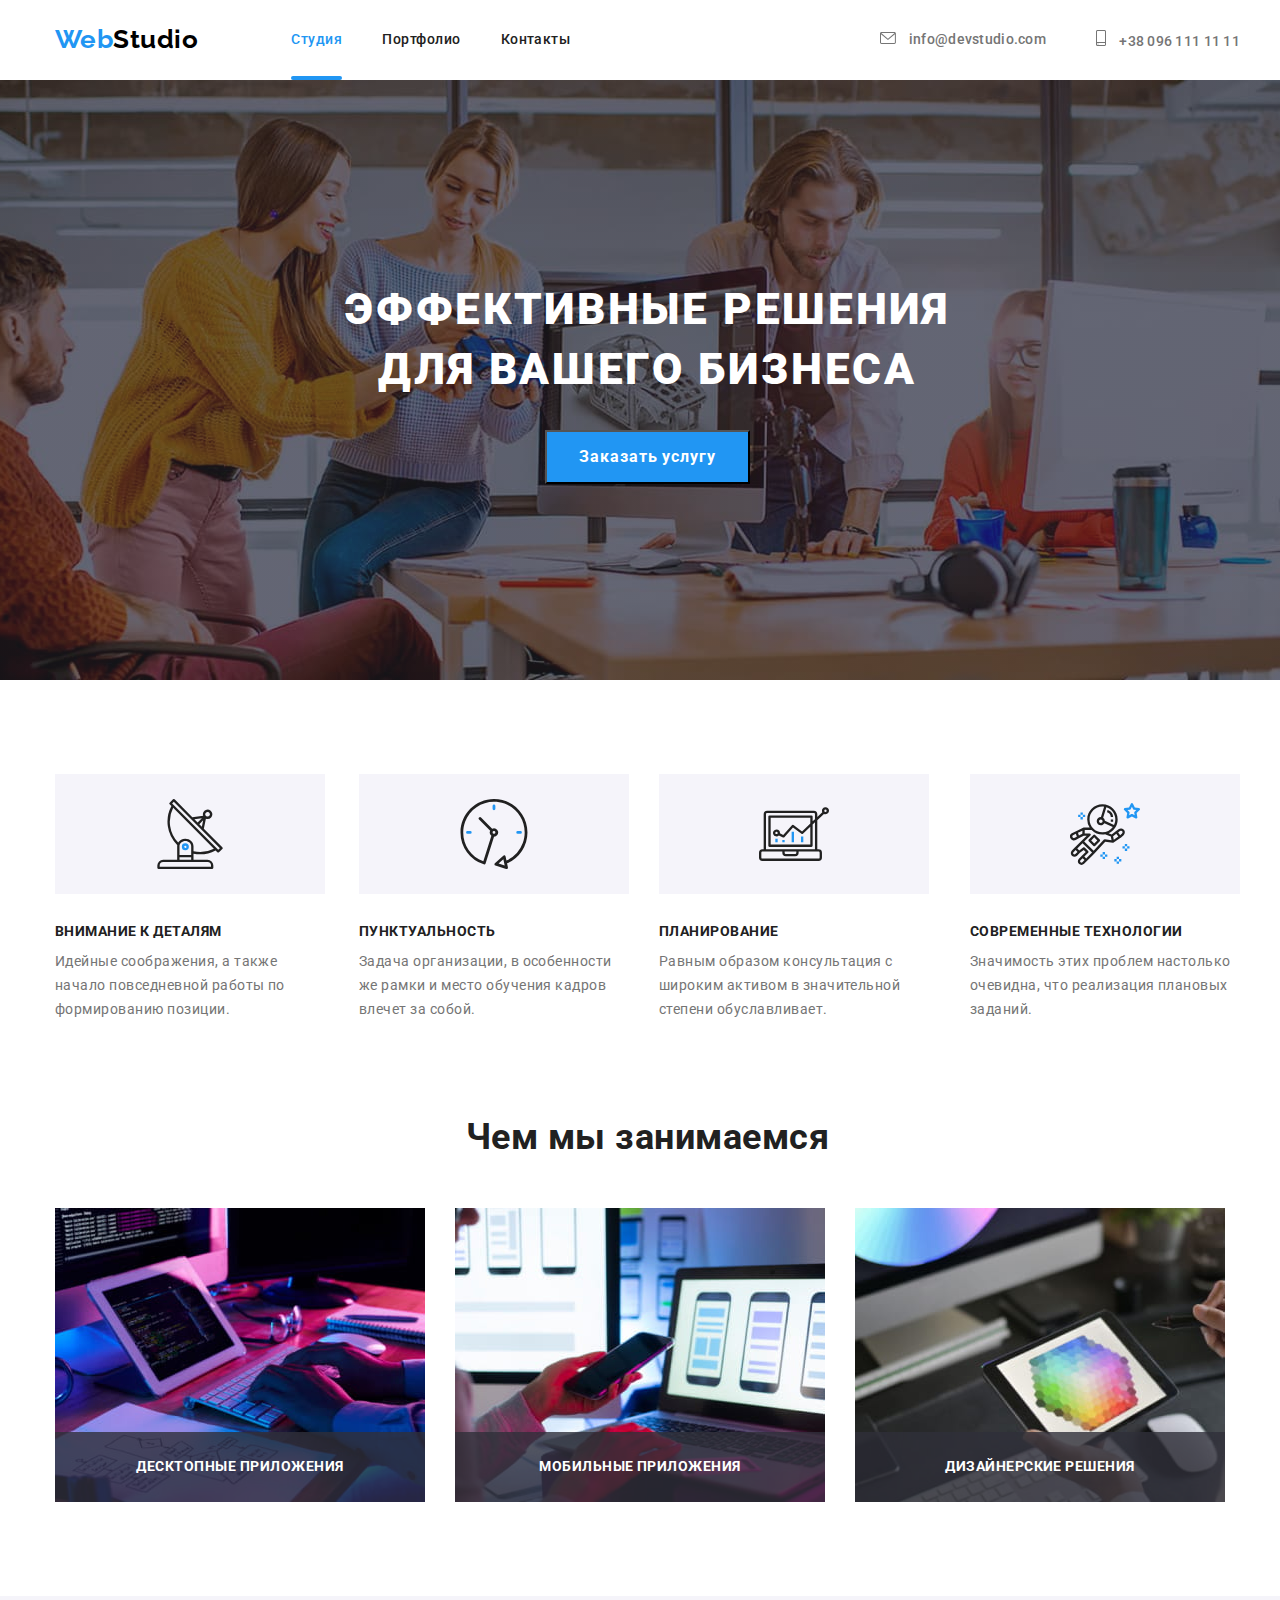
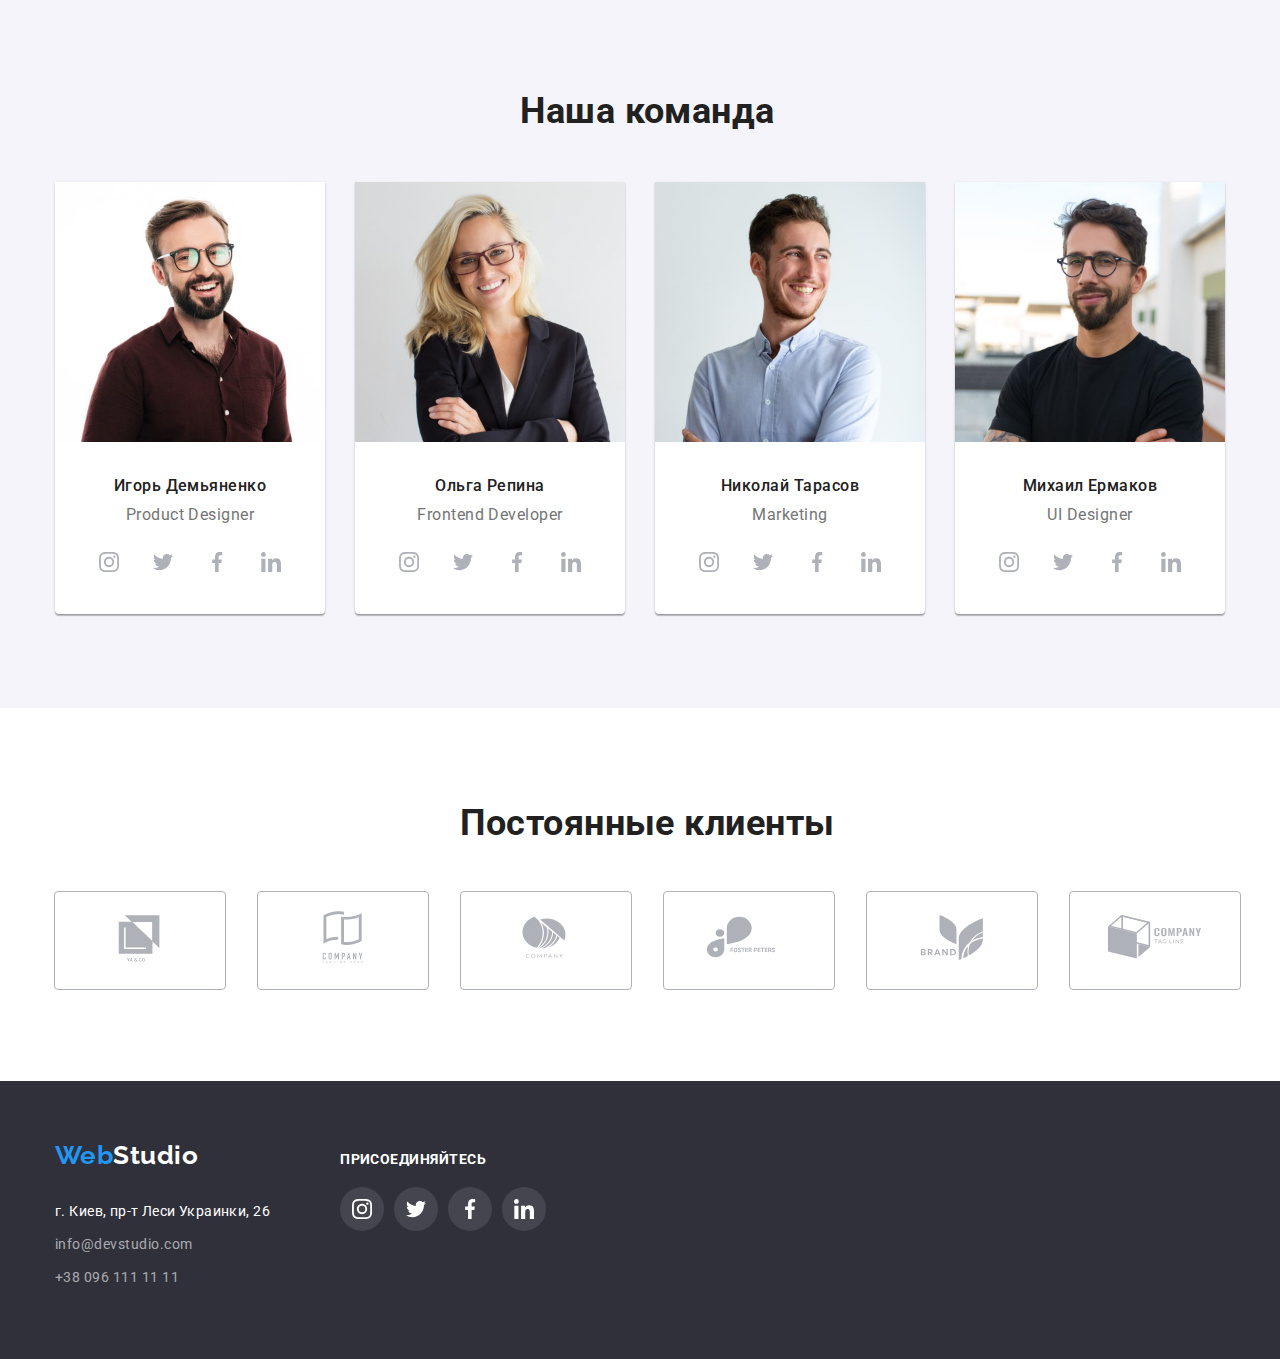
<file: index.html>
<!DOCTYPE html>
<html lang="ru">
  <head>
    <meta charset="UTF-8" />
    <meta http-equiv="X-UA-Compatible" content="IE=edge" />
    <meta name="viewport" content="width=device-width, initial-scale=1.0" />

    <title>Студия</title>
    <link rel="preconnect" href="https://fonts.googleapis.com" />
    <link rel="preconnect" href="https://fonts.gstatic.com" crossorigin />
    <link
      href="https://fonts.googleapis.com/css2?family=Raleway:wght@700&family=Roboto:wght@400;500;700;900&display=swap"
      rel="stylesheet"
    />
    <link
      rel="stylesheet"
      href="https://cdnjs.cloudflare.com/ajax/libs/modern-normalize/1.1.0/modern-normalize.min.css"
    />
    <link rel="stylesheet" href="./css/styles.css" />
  </head>
  <body>
    <header>
      <div class="container">
        <nav class="main-nav">
          <a href="./index.html" class="logo"><span class="blue-text">Web</span>Studio</a>
          <ul class="site-nav list">
            <li class="nav-item"><a href="./index.html" class="link current">Студия</a></li>
            <li class="nav-item"><a href="./portfolio.html" class="link">Портфолио</a></li>
            <li class="nav-item"><a href="" class="link">Контакты</a></li>
          </ul>

          <ul class="auth-nav list">
            <li class="nav-item">
              <a href="mailto:info@devstudio.com" class="link">
                <svg class="icon-mail" width="16px" height="12px">
                  <use href="./images/symbol-defs.svg#icon-mail"></use>
                </svg>
                info@devstudio.com</a
              >
            </li>
            <li class="nav-item">
              <a href="tel:+380961111111" class="link">
                <svg class="icon-tel" width="10px" height="16px">
                  <use href="./images/symbol-defs.svg#icon-tel"></use>
                </svg>
                +38 096 111 11 11</a
              >
            </li>
          </ul>
        </nav>
      </div>
    </header>
    <main>
      <section class="section section-hero">
        <div class="container">
          <h1 class="title-hero">Эффективные решения для вашего бизнеса</h1>
          <button data-modal-open type="button" class="button-hero">Заказать услугу</button>
        </div>
      </section>

      <section class="section">
        <div class="container">
          <!-- <h2>Особенности</h2> -->
          <ul class="list features">
            <li class="features-item">
              <div class="icons-feature">
                <svg class="icon-feature" width="70px" height="70px">
                  <use href="./images/symbol-defs.svg#icon-antenna"></use>
                </svg>
              </div>

              <h3 class="features-title">Внимание к деталям</h3>
              <p>
                Идейные соображения, а также начало повседневной работы по формированию позиции.
              </p>
            </li>
            <li class="features-item">
              <div class="icons-feature">
                <svg class="icon-feature" width="70px" height="70px">
                  <use href="./images/symbol-defs.svg#icon-clock"></use>
                </svg>
              </div>
              <h3 class="features-title">Пунктуальность</h3>
              <p>
                Задача организации, в особенности же рамки и место обучения кадров влечет за собой.
              </p>
            </li>
            <li class="features-item">
              <div class="icons-feature">
                <svg class="icon-feature" width="70px" height="70px">
                  <use href="./images/symbol-defs.svg#icon-diagram"></use>
                </svg>
              </div>
              <h3 class="features-title">Планирование</h3>
              <p>
                Равным образом консультация с широким активом в значительной степени обуславливает.
              </p>
            </li>
            <li class="features-item">
              <div class="icons-feature">
                <svg class="icon-feature" width="70px" height="70px">
                  <use href="./images/symbol-defs.svg#icon-astronaut"></use>
                </svg>
              </div>
              <h3 class="features-title">Современные технологии</h3>
              <p>Значимость этих проблем настолько очевидна, что реализация плановых заданий.</p>
            </li>
          </ul>
        </div>
      </section>

      <section class="section works-section">
        <div class="container">
          <h2 class="section-title">Чем мы занимаемся</h2>
          <ul class="list our-work">
            <li class="our-work-item">
              <img src="./images/img1.jpg" alt="веб-разработка" width="370" height="294" />
              <h3 class="work-card">Десктопные приложения</h3>
            </li>
            <li class="our-work-item">
              <img src="./images/img2.jpg" alt="мобильные-приложения" width="370" height="294" />
              <h3 class="work-card">Мобильные приложения</h3>
            </li>
            <li class="our-work-item">
              <img src="./images/img3.jpg" alt="дизайн" width="370" height="294" />
              <h3 class="work-card">Дизайнерские решения</h3>
            </li>
          </ul>
        </div>
      </section>

      <section class="section section-team">
        <div class="container">
          <h2 class="section-title">Наша команда</h2>
          <ul class="our-team list">
            <li class="our-team-item">
              <img src="./images/igor.jpg" alt="Игорь Демьяненко" width="270" height="260" />
              <div class="name">
                <h3>Игорь Демьяненко</h3>
                <p>Product Designer</p>
                <ul class="list social-links">
                  <li class="social-link">
                    <a href="" class="icon-social-link">
                      <svg width="20px" height="20px">
                        <use href="./images/symbol-defs.svg#icon-instagram"></use>
                      </svg>
                    </a>
                  </li>
                  <li class="social-link">
                    <a href="" class="icon-social-link">
                      <svg width="20px" height="20px">
                        <use href="./images/symbol-defs.svg#icon-twitter"></use>
                      </svg>
                    </a>
                  </li>
                  <li class="social-link">
                    <a href="" class="icon-social-link">
                      <svg width="20px" height="20px">
                        <use href="./images/symbol-defs.svg#icon-facebook"></use>
                      </svg>
                    </a>
                  </li>
                  <li class="social-link">
                    <a href="" class="icon-social-link">
                      <svg width="20px" height="20px">
                        <use href="./images/symbol-defs.svg#icon-linkedin"></use>
                      </svg>
                    </a>
                  </li>
                </ul>
              </div>
            </li>

            <li class="our-team-item">
              <img src="./images/olga.jpg" alt="Ольга Репина" width="270" height="260" />
              <div class="name">
                <h3>Ольга Репина</h3>
                <p>Frontend Developer</p>
                <ul class="list social-links">
                  <li class="social-link">
                    <a href="" class="icon-social-link">
                      <svg width="20px" height="20px">
                        <use href="./images/symbol-defs.svg#icon-instagram"></use>
                      </svg>
                    </a>
                  </li>
                  <li class="social-link">
                    <a href="" class="icon-social-link">
                      <svg width="20px" height="20px">
                        <use href="./images/symbol-defs.svg#icon-twitter"></use>
                      </svg>
                    </a>
                  </li>
                  <li class="social-link">
                    <a href="" class="icon-social-link">
                      <svg width="20px" height="20px">
                        <use href="./images/symbol-defs.svg#icon-facebook"></use>
                      </svg>
                    </a>
                  </li>
                  <li class="social-link">
                    <a href="" class="icon-social-link">
                      <svg width="20px" height="20px">
                        <use href="./images/symbol-defs.svg#icon-linkedin"></use>
                      </svg>
                    </a>
                  </li>
                </ul>
              </div>
            </li>
            <li class="our-team-item">
              <img src="./images/nikolay.jpg" alt="Николай Тарасов" width="270" height="260" />
              <div class="name">
                <h3>Николай Тарасов</h3>
                <p>Marketing</p>
                <ul class="list social-links">
                  <li class="social-link">
                    <a href="" class="icon-social-link">
                      <svg width="20px" height="20px">
                        <use href="./images/symbol-defs.svg#icon-instagram"></use>
                      </svg>
                    </a>
                  </li>
                  <li class="social-link">
                    <a href="" class="icon-social-link">
                      <svg width="20px" height="20px">
                        <use href="./images/symbol-defs.svg#icon-twitter"></use>
                      </svg>
                    </a>
                  </li>
                  <li class="social-link">
                    <a href="" class="icon-social-link">
                      <svg width="20px" height="20px">
                        <use href="./images/symbol-defs.svg#icon-facebook"></use>
                      </svg>
                    </a>
                  </li>
                  <li class="social-link">
                    <a href="" class="icon-social-link">
                      <svg width="20px" height="20px">
                        <use href="./images/symbol-defs.svg#icon-linkedin"></use>
                      </svg>
                    </a>
                  </li>
                </ul>
              </div>
            </li>
            <li class="our-team-item">
              <img src="./images/mihail.jpg" alt="Михаил Ермаков" width="270" height="260" />
              <div class="name">
                <h3>Михаил Ермаков</h3>
                <p>UI Designer</p>
                <ul class="list social-links">
                  <li class="social-link">
                    <a href="" class="icon-social-link">
                      <svg width="20px" height="20px">
                        <use href="./images/symbol-defs.svg#icon-instagram"></use>
                      </svg>
                    </a>
                  </li>
                  <li class="social-link">
                    <a href="" class="icon-social-link">
                      <svg width="20px" height="20px">
                        <use href="./images/symbol-defs.svg#icon-twitter"></use>
                      </svg>
                    </a>
                  </li>
                  <li class="social-link">
                    <a href="" class="icon-social-link">
                      <svg width="20px" height="20px">
                        <use href="./images/symbol-defs.svg#icon-facebook"></use>
                      </svg>
                    </a>
                  </li>
                  <li class="social-link">
                    <a href="" class="icon-social-link">
                      <svg width="20px" height="20px">
                        <use href="./images/symbol-defs.svg#icon-linkedin"></use>
                      </svg>
                    </a>
                  </li>
                </ul>
              </div>
            </li>
          </ul>
        </div>
      </section>

      <section class="section">
        <div class="container">
          <h2 class="section-title">Постоянные клиенты</h2>
          <div>
            <ul class="list clients">
              <li class="icon-link-client">
                <a href="" class="icon-link">
                  <svg width="106px" height="60px">
                    <use href="./images/symbol-defs.svg#icon-client1"></use>
                  </svg>
                </a>
              </li>
              <li class="icon-link-client">
                <a href="" class="icon-link">
                  <svg width="106px" height="60px">
                    <use href="./images/symbol-defs.svg#icon-client2"></use>
                  </svg>
                </a>
              </li>
              <li class="icon-link-client">
                <a href="" class="icon-link">
                  <svg width="106px" height="60px">
                    <use href="./images/symbol-defs.svg#icon-client3"></use>
                  </svg>
                </a>
              </li>
              <li class="icon-link-client">
                <a href="" class="icon-link">
                  <svg width="106px" height="60px">
                    <use href="./images/symbol-defs.svg#icon-client4"></use>
                  </svg>
                </a>
              </li>
              <li class="icon-link-client">
                <a href="" class="icon-link">
                  <svg width="106px" height="60px">
                    <use href="./images/symbol-defs.svg#icon-client5"></use>
                  </svg>
                </a>
              </li>
              <li class="icon-link-client">
                <a href="" class="icon-link">
                  <svg width="106px" height="60px">
                    <use href="./images/symbol-defs.svg#icon-client6"></use>
                  </svg>
                </a>
              </li>
            </ul>
          </div>
        </div>
      </section>
    </main>

    <footer class="footer">
      <div class="container footer-flex">
        <div>
          <a href="./index.html" class="logo"><span class="blue-text">Web</span>Studio</a>
          <address>
            <ul class="list">
              <li class="address">г. Киев, пр-т Леси Украинки, 26</li>
              <li><a href="mailto:info@devstudio.com" class="link">info@devstudio.com</a></li>
              <li><a href="tel:+380961111111" class="link">+38 096 111 11 11</a></li>
            </ul>
          </address>
        </div>

        <div class="footer-social">
          <h2 class="join">присоединяйтесь</h2>
          <ul class="list footer-social-links">
            <li class="footer-social-link">
              <a href="" class="link-item">
                <svg width="20px" height="20px">
                  <use href="./images/symbol-defs.svg#icon-instagram"></use>
                </svg>
              </a>
            </li>
            <li class="footer-social-link">
              <a href="" class="link-item">
                <svg width="20px" height="20px">
                  <use href="./images/symbol-defs.svg#icon-twitter"></use>
                </svg>
              </a>
            </li>

            <li class="footer-social-link">
              <a href="" class="link-item">
                <svg width="20px" height="20px">
                  <use href="./images/symbol-defs.svg#icon-facebook"></use>
                </svg>
              </a>
            </li>

            <li class="footer-social-link">
              <a href="" class="link-item">
                <svg width="20px" height="20px">
                  <use href="./images/symbol-defs.svg#icon-linkedin"></use>
                </svg>
              </a>
            </li>
          </ul>
        </div>
      </div>
    </footer>

    <div class="backdrop is-hidden" data-modal>
      <div class="modal">
        <button class="btn-close" data-modal-close>
          <svg width="30px" height="30px" fill="none" xmlns="http://www.w3.org/2000/svg">
            <circle cx="15" cy="15" r="15" fill="#fff" />
            <circle cx="15" cy="15" r="14.5" stroke="#000" stroke-opacity=".1" />
            <path
              d="M21 10.108L19.892 9 15.5 13.392 11.108 9 10 10.108l4.392 4.392L10 18.892 11.108 20l4.392-4.392L19.892 20 21 18.892 16.608 14.5 21 10.108z"
              fill="#000"
            />
          </svg>
        </button>
      </div>
    </div>
    <script src="./js/modal.js"></script>
  </body>
</html>
</file>
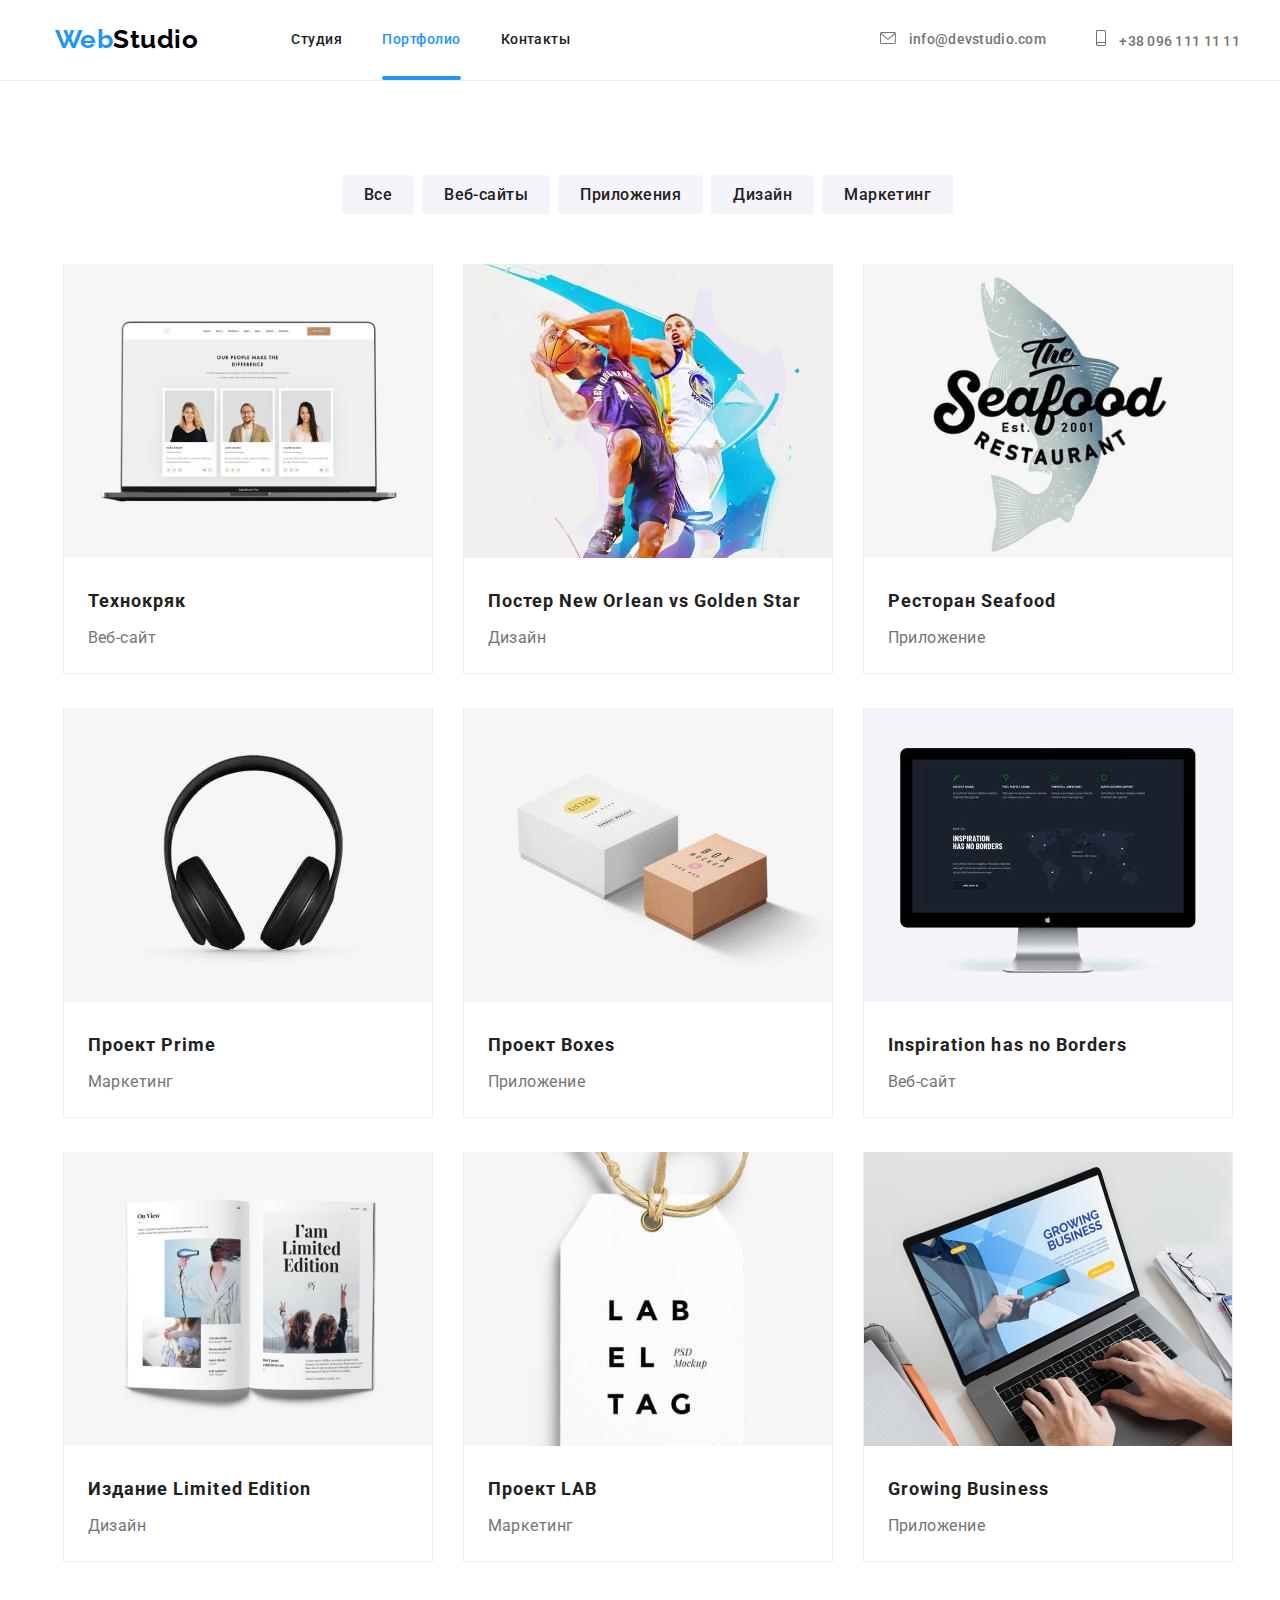
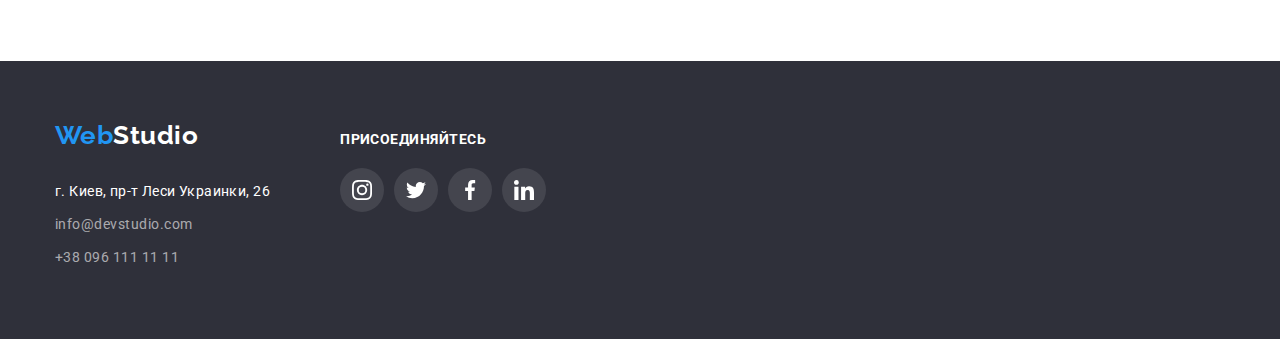
<file: portfolio.html>
<!DOCTYPE html>
<html lang="ru">

<head>
  <meta charset="UTF-8" />
  <meta http-equiv="X-UA-Compatible" content="IE=edge" />
  <meta name="viewport" content="width=device-width, initial-scale=1.0" />
  <title>Портфолио</title>

  <link rel="preconnect" href="https://fonts.googleapis.com" />
  <link rel="preconnect" href="https://fonts.gstatic.com" crossorigin />
  <link href="https://fonts.googleapis.com/css2?family=Raleway:wght@700&family=Roboto:wght@400;500;700;900&display=swap"
    rel="stylesheet" />
  <link rel="stylesheet"
    href="https://cdnjs.cloudflare.com/ajax/libs/modern-normalize/1.1.0/modern-normalize.min.css" />
  <link rel="stylesheet" href="./css/styles.css" />
</head>

<body>
  <header class="header-border">
    <div class="container">
      <nav class="main-nav">
        <a href="./index.html" class="logo"><span class="blue-text">Web</span>Studio</a>
        <ul class="site-nav list">
          <li class="nav-item"><a href="./index.html" class="link">Студия</a></li>
          <li class="nav-item"><a href="./portfolio.html" class="link current">Портфолио</a></li>
          <li class="nav-item"><a href="" class="link">Контакты</a></li>
        </ul>

        <ul class="auth-nav list">
          <li class="nav-item">
            <a href="mailto:info@devstudio.com" class="link">
              <svg width=16px height=12px>
                <use href="./images/symbol-defs.svg#icon-mail"></use>
              </svg>
              info@devstudio.com</a>
          </li>
          <li class="nav-item">
            <a href="tel:+380961111111" class="link">
              <svg width=10px height=16px>
                <use href="./images/symbol-defs.svg#icon-tel"></use>
              </svg>
              +38 096 111 11 11</a>
          </li>
        </ul>
      </nav>
    </div>
  </header>

  <main>

    <!-- фильтр -->
    <section class="section">
      <div class="container">
        <!-- <h1 class="section-title">Наши работы</h1> -->
        <ul class="list filter">
          <li class="filter-btn"><button class="filter-button pointer" type="button">Все</button></li>
          <li class="filter-btn"><button class="filter-button pointer" type="button">Веб-сайты</button></li>
          <li class="filter-btn"><button class="filter-button pointer" type="button">Приложения</button></li>
          <li class="filter-btn"><button class="filter-button pointer" type="button">Дизайн</button></li>
          <li class="filter-btn"><button class="filter-button pointer" type="button">Маркетинг</button></li>
        </ul>

        <!-- примеры работ -->
        <!-- <div class="container"> -->
        <section>
          <ul class="list examples-list">
            <li class="examples-item-margin">
              <a href=""  class="examples-item">
                <div class="img-card">
                  <img src="./images/tehno-crack.jpg" alt="" width="370" height="294" />
                  <p class="card">Технокряк это современная площадка
                    распространения коронавируса. Компании используют эту
                    платформу для цифрового шпионажа и атак на защищённые
                    сервера конкурентов.</p>
                </div>
                <div class="example-name">
                  <h2 class="title">Технокряк</h2>
                  <p class="text">Веб-сайт</p>
                </div>
              </a>
            </li>
            <li class="examples-item-margin"> <a href=""  class="examples-item">
                <img src="./images/poster.jpg" alt="" width="370" height="294" />
                <div class="example-name">
                  <h2 class="title">Постер New Orlean vs Golden Star</h2>
                  <p class="text">Дизайн</p>
                </div>
              </a>
            </li>
            <li class="examples-item-margin"> <a href=""  class="examples-item">
                <img src="./images/seafood.jpg" alt="" width="370" height="294" />
                <div class="example-name">
                  <h2 class="title">Ресторан Seafood</h2>
                  <p class="text">Приложение</p>
                </div>
              </a>
            </li>
            <li class="examples-item-margin">
              <a href=""  class="examples-item" ><img src="./images/project-prime.jpg" alt="" width="370" height="294" />
                <div class="example-name">
                  <h2 class="title">Проект Prime</h2>
                  <p class="text">Маркетинг</p>
                </div>
              </a>
            </li>
            <li class="examples-item-margin">
              <a href=""  class="examples-item" ><img src="./images/project-boxes.jpg" alt="" width="370" height="294" />
                <div class="example-name">
                  <h2 class="title">Проект Boxes</h2>
                  <p class="text">Приложение</p>
                </div>
              </a>
            </li>
            <li class="examples-item-margin">
              <a href=""  class="examples-item" > <img src="./images/inspiration-has-no-borders.jpg" alt="" width="370" height="294" />
                <div class="example-name">
                  <h2 class="title">Inspiration has no Borders</h2>
                  <p class="text">Веб-сайт</p>
                </div>
              </a>
            </li>
            <li class="examples-item-margin">
              <a href=""  class="examples-item" > <img src="./images/limited-edition.jpg" alt="" width="370" height="294" />
                <div class="example-name">
                  <h2 class="title">Издание Limited Edition</h2>
                  <p class="text">Дизайн</p>
                </div>
              </a>
            </li>
            <li class="examples-item-margin">
              <a href=""  class="examples-item" > <img src="./images/project-lab.jpg" alt="" width="370" height="294" />
                <div class="example-name">
                  <h2 class="title">Проект LAB</h2>
                  <p class="text">Маркетинг</p>
                </div>
              </a>
            </li>
            <li class="examples-item-margin">
              <a href=""  class="examples-item" > <img src="./images/growing-business.jpg" alt="" width="370" height="294" />
                <div class="example-name">
                  <h2 class="title">Growing Business</h2>
                  <p class="text">Приложение</p>
                </div>
              </a>
            </li>
          </ul>
        </section>
      </div>
  </main>
  <footer class="footer">
    <div class="container footer-flex">
      <div>
        <a href="./index.html" class="logo"><span class="blue-text">Web</span>Studio</a>
        <address>
          <ul class="list">
            <li class="address">г. Киев, пр-т Леси Украинки, 26</li>
            <li><a href="mailto:info@devstudio.com" class="link">info@devstudio.com</a></li>
            <li><a href="tel:+380961111111" class="link">+38 096 111 11 11</a></li>
          </ul>
        </address>
      </div>

      <div class="footer-social">
        <h2 class="join">присоединяйтесь</h2>
        <ul class="list footer-social-links">
          <li class="footer-social-link">
            <a href="" class="link-item">
              <svg width="20px" height="20px">
                <use href="./images/symbol-defs.svg#icon-instagram"></use>
              </svg>
            </a>
          </li>
          <li class="footer-social-link">
            <a href="" class="link-item">
              <svg width="20px" height="20px">
                <use href="./images/symbol-defs.svg#icon-twitter"></use>
              </svg>
            </a>
          </li>

          <li class="footer-social-link">
            <a href="" class="link-item">
              <svg width="20px" height="20px">
                <use href="./images/symbol-defs.svg#icon-facebook"></use>
              </svg>
            </a>
          </li>

          <li class="footer-social-link">
            <a href="" class="link-item">
              <svg width="20px" height="20px">
                <use href="./images/symbol-defs.svg#icon-linkedin"></use>
              </svg>
            </a>
          </li>
        </ul>
      </div>
    </div>
  </footer>
</body>

</html>
</file>
<file: css/styles.css>
/* основной цвет черный #212121 */
/* вторичный цвет серый #757575 */
/* синий цвет #2196F3 */
/* белый #FFFFFF */
/* серый цвет в футере rgba(255, 255, 255, 0.6) */
/* фон футера #2F303A */
/* cubic-bezier(0.4, 0, 0.2, 1) */

:root {
  --primary-text-color: #212121;
  --seconadary-text-color: #757575;
  --blue-text: #2196f3;
}
body {
  background-color: #ffffff;
  color: #212121;
  font-family: Roboto, sans-serif;
  letter-spacing: 0.03em;
}

a {
  text-decoration: none;
}

h1,
h2,
p {
  margin: 0;
  padding: 0;
}

h3 {
  margin-bottom: 10px;
  margin-top: 0px;
}
.list {
  list-style: none;
  padding: 0;
  margin: 0;
}

.container {
  margin-left: auto;
  margin-right: auto;
  padding-left: 15px;
  padding-left: 15px;
  width: 1200px;
}

.header-border {
  border-bottom-width: 1px;
  border-bottom-style: solid;
  border-bottom-color: #ececec;
}
.main-nav {
  display: flex;
  align-items: center;
}

.link svg {
  fill: var(--seconadary-text-color);
  margin-right: 10px;
  transition: fill 250ms cubic-bezier(0.4, 0, 0.2, 1);
}

.link:hover svg,
.link:focus svg {
  fill: var(--blue-text);
}

.icons-feature {
  width: 270px;
  height: 120px;
  background-color: #f5f4fa;
  display: flex;
  justify-content: center;
  align-items: center;
  margin-bottom: 30px;
}

.social-links {
  display: flex;
  justify-content: space-between;
  padding: 0 32px;
  margin-top: 16px;
}

.social-link {
  width: 44px;
  height: 44px;
}

.icon-social-link {
  width: 100%;
  height: 100%;
  fill: #afb1b8;
  border-radius: 50%;
  display: flex;
  align-items: center;
  justify-content: center;
  transition: fill 250ms cubic-bezier(0.4, 0, 0.2, 1),
    background-color 250ms cubic-bezier(0.4, 0, 0.2, 1);
}

.icon-social-link:hover,
.icon-social-link:focus {
  fill: #ffffff;
  background-color: var(--blue-text);
}

/* logo */
.logo {
  display: block;
  color: #000;
  font-family: Raleway, sans-serif;
  font-style: normal;
  font-weight: bold;
  font-size: 26px;
  line-height: 1.14;
  text-decoration: none;
}

.logo .blue-text {
  color: var(--blue-text);
}

.footer .logo {
  margin-bottom: 30px;
}

.footer-social {
  margin-left: 70px;
}

.join {
  font-weight: bold;
  font-size: 14px;
  line-height: 1.14;
  text-transform: uppercase;
  color: #ffffff;
}
button {
  font-family: inherit;
}

/* site nav */
.site-nav {
  display: flex;
  margin-left: 93px;
}

.site-nav .nav-item + .nav-item {
  margin-left: 40px;
}

.site-nav .link {
  position: relative;
  display: flex;
  padding-top: 32px;
  padding-bottom: 32px;
  color: var(--primary-text-color);
  font-weight: 500;
  font-size: 14px;
  line-height: 1.14;
  text-decoration: none;
  transition: color 250ms cubic-bezier(0.4, 0, 0.2, 1);
}

.site-nav .link::after {
  position: absolute;
  left: 0;
  bottom: 0px;
  content: '';
  display: block;
  width: 100%;
  height: 4px;
  border-radius: 2px;
  background-color: var(--blue-text);
  opacity: 0;
  transition: color 250ms cubic-bezier(0.4, 0, 0.2, 1);
}

.site-nav .link.current::after {
  opacity: 1;
}

.site-nav .link.current,
.site-nav .link:hover,
.site-nav .link:focus {
  color: var(--blue-text);
}

/* auth button */

.auth-nav {
  display: flex;
  margin-left: auto;
}

.auth-nav .nav-item + .nav-item {
  margin-left: 50px;
}

.auth-nav .link {
  font-weight: 500;
  font-size: 14px;
  line-height: 1.14;
  letter-spacing: 0.02em;
  color: var(--seconadary-text-color);
  text-decoration: none;
  transition: color 250ms cubic-bezier(0.4, 0, 0.2, 1);
}

.auth-nav .link:hover,
.auth-nav .link:focus {
  color: var(--blue-text);
}

/* filter button */

.filter-button {
  color: var(--primary-text-color);
  background-color: #f5f4fa;
  font-weight: 500;
  font-size: 16px;
  line-height: 1.7;
  letter-spacing: 0.03em;
  padding: 6px 22px;
  text-align: center;
  border-radius: 4px;
  border: none;
  transition: color 250ms cubic-bezier(0.4, 0, 0.2, 1),
    background-color 250ms cubic-bezier(0.4, 0, 0.2, 1),
    box-shadow 250ms cubic-bezier(0.4, 0, 0.2, 1);
}

.filter-button:hover,
.filter-button:focus {
  color: #ffffff;
  background-color: var(--blue-text);
  box-shadow: 0px 3px 1px rgba(0, 0, 0, 0.1), 0px 1px 2px rgba(0, 0, 0, 0.08),
    0px 2px 2px rgba(0, 0, 0, 0.12);
}

.filter .filter-btn + .filter-btn {
  margin-left: 8px;
}

.filter {
  display: flex;
  justify-content: center;
  margin-bottom: 50px;
}

.pointer {
  cursor: pointer;
}
/* section */

.section {
  padding-top: 94px;
  padding-bottom: 94px;
}

.works-section {
  padding-top: 0;
}
.examples-list .title {
  margin-bottom: 4px;
  color: var(--primary-text-color);
  font-weight: 700;
  font-size: 18px;
  line-height: 2;
  letter-spacing: 0.06em;
}

.examples-list .text {
  color: var(--seconadary-text-color);
  font-size: 16px;
  line-height: 1.9;
}

.examples-list {
  display: flex;
  flex-wrap: wrap;
  justify-content: center;
}
.example-name {
  padding: 20px 24px;
}
.examples-item {
  display: inline-block;
  width: 370px;

  border-bottom-width: 1px;
  border-bottom-style: solid;
  border-bottom-color: #eeeeee;
  border-left-width: 1px;
  border-left-style: solid;
  border-left-color: #eeeeee;
  border-right-width: 1px;
  border-right-style: solid;
  border-right-color: #eeeeee;
  overflow: hidden;
  transition: box-shadow 250ms cubic-bezier(0.4, 0, 0.2, 1);
}
.examples-item:hover {
  box-shadow: 0px 1px 1px rgba(0, 0, 0, 0.12), 0px 4px 4px rgba(0, 0, 0, 0.06),
    1px 4px 6px rgba(0, 0, 0, 0.16);
}

.examples-item-margin {
  margin-right: 30px;
  margin-bottom: 30px;
}
.examples-item-margin:nth-child(3n) {
  margin-right: 0px;
}

.examples-item-margin:nth-last-child(-n + 3) {
  margin-bottom: 0px;
}

.card {
  display: flex;
  position: absolute;
  background-color: rgba(33, 150, 243, 0.9);
  color: #ffffff;
  font-weight: 400;
  font-size: 18px;
  line-height: 1.56;
  bottom: -1px;
  right: -1px;
  width: 100%;
  height: 100%;
  padding: 63px 24px;
  transform: translateY(100%);
  opacity: 1;
  transition: transform 450ms cubic-bezier(0.4, 0, 0.2, 1);
}

.examples-item:hover .card {
  transform: translateY(0);
  opacity: 1;
}

.img-card {
  position: relative;
  overflow: hidden;
}

/* footer */

.footer {
  background-color: #2f303a;
  color: #ffffff;
  padding-top: 60px;
  padding-bottom: 60px;
}

.footer-flex {
  display: flex;
  align-items: baseline;
}

.footer .logo {
  color: #ffffff;
  font-family: Raleway, sans-serif;
  font-style: normal;
  font-weight: bold;
  font-size: 26px;
  line-height: 1.14;
  text-decoration: none;
}

.footer .address {
  font-style: normal;
  font-size: 14px;
  line-height: 1.7;
  letter-spacing: 0.03em;
}

.footer .link {
  text-decoration: none;
  font-family: Roboto;
  font-size: 14px;
  font-style: normal;
  line-height: 1.7;
  color: rgba(255, 255, 255, 0.6);
  transition: color 250ms cubic-bezier(0.4, 0, 0.2, 1);
}

.footer .link:hover,
.footer .link:focus {
  color: var(--blue-text);
}

.footer li {
  margin-bottom: 9px;
}
/* button hero */

.section-hero {
  padding-top: 200px;
  padding-bottom: 200px;
  margin-left: auto;
  margin-right: auto;
  background-color: #2f303a;
  text-align: center;
  max-width: 1600px;
  height: 600px;

  background-image: linear-gradient(to right, rgba(47, 48, 58, 0.4), rgba(47, 48, 58, 0.4)),
    url(../images/hero.jpg);
  background-repeat: no-repeat;
  background-position: center;
  background-size: cover;
}

.title-hero {
  max-width: 696px;
  margin-left: auto;
  margin-right: auto;
  margin-bottom: 30px;

  color: #ffffff;
  font-weight: 900;
  font-size: 44px;
  line-height: 1.36;
  letter-spacing: 0.06em;
  text-transform: uppercase;
  text-align: center;
}

.button-hero {
  color: #ffffff;
  background-color: var(--blue-text);
  font-weight: bold;
  font-size: 16px;
  line-height: 1.9;
  letter-spacing: 0.06em;
  padding: 10px 32px;
}

/* Особенности */

.features {
  display: flex;
}

.features .features-item + .features-item,
.our-work .our-work-item + .our-work-item,
.our-team .our-team-item + .our-team-item {
  margin-left: 30px;
}

.our-team-item {
  background: #ffffff;
  box-shadow: 0px 1px 3px rgba(0, 0, 0, 0.12), 0px 1px 1px rgba(0, 0, 0, 0.14),
    0px 2px 1px rgba(0, 0, 0, 0.2);
  border-radius: 0px 0px 4px 4px;
}

.our-work-item {
  position: relative;
  display: flex;
}

.work-card {
  padding: 0;
  margin: 0;
  width: 370px;
  height: 70px;
  font-weight: bold;
  font-size: 14px;
  line-height: 1.14;
  text-transform: uppercase;
  color: #ffffff;
  display: flex;
  align-items: center;
  justify-content: center;
  /* margin-left: auto;
  margin-right: auto; */
  background: rgba(47, 48, 58, 0.8);

  position: absolute;
  bottom: 0px;
}

.features-title {
  color: var(--primary-text-color);
  font-size: 14px;
  line-height: 1.14;
  font-weight: bold;
  text-transform: uppercase;
}

.features p {
  color: var(--seconadary-text-color);
  font-weight: normal;
  font-size: 14px;
  line-height: 1.71;
}

.section-title {
  margin-bottom: 50px;
  color: var(--primary-text-color);
  font-weight: bold;
  font-size: 36px;
  line-height: 1.17;
  text-align: center;
}

.section-team {
  background-color: #f5f4fa;
}
.our-team h3 {
  color: var(--primary-text-color);
  font-weight: 500;
  font-size: 16px;
  line-height: 1.19;
}
.our-team p {
  color: var(--seconadary-text-color);
  font-size: 16px;
  line-height: 1.19;
}

.our-team {
  display: flex;
}

.our-work {
  display: flex;
}

.name {
  padding-top: 30px;
  padding-bottom: 30px;
  text-align: center;
}

.clients {
  display: flex;
  justify-content: space-between;
}

.icon-link-client {
  width: 170px;
  height: 92px;
  display: flex;
  align-items: center;
  justify-content: center;
}

.icon-link {
  fill: #afb1b8;
  padding: 16px 32px;
  border: 1px solid #afb1b8;
  box-sizing: border-box;
  border-radius: 4px;
  transition: fill 250ms cubic-bezier(0.4, 0, 0.2, 1), border 250ms cubic-bezier(0.4, 0, 0.2, 1);
}

.icon-link-client:not(:last-child) {
  margin-right: 30px;
}

.icon-link:hover,
.icon-link:focus {
  fill: var(--blue-text);
  border: 1px solid var(--blue-text);
}

.footer-social-links {
  display: flex;
  justify-content: space-between;
  margin-top: 20px;
}
.footer-social-link:not(:last-child) {
  margin-right: 10px;
}
.footer-social-link {
  width: 44px;
  height: 44px;
}

.link-item {
  width: 100%;
  height: 100%;
  border-radius: 50%;
  background: rgba(255, 255, 255, 0.1);
  fill: #ffffff;
  display: flex;
  justify-content: center;
  align-items: center;
  transition: background-color 250ms cubic-bezier(0.4, 0, 0.2, 1);
}

/* .link-item:not(:last-child) {
  margin-right: 10px;
} */

.link-item:hover,
.link-item:focus {
  background-color: var(--blue-text);
}

.backdrop {
  position: fixed;
  top: 0;
  left: 0;
  width: 100%;
  height: 100%;
  background-color: rgba(0, 0, 0, 0.2);
  transform: scale(1, 1);
  transition: transform 250ms cubic-bezier(0.4, 0, 0.2, 1),
    border 250ms cubic-bezier(0.4, 0, 0.2, 1);
}

.backdrop.is-hidden {
  opacity: 0;
  pointer-events: none;
  transform: scale(0, 0);
}

.modal {
  position: absolute;
  top: 50%;
  left: 50%;
  transform: translate(-50%, -50%);

  min-width: 528px;
  min-height: 581px;
  background: #ffffff;
  box-shadow: 0px 1px 3px rgba(0, 0, 0, 0.12), 0px 1px 1px rgba(0, 0, 0, 0.14),
    0px 2px 1px rgba(0, 0, 0, 0.2);
  border-radius: 4px;
}

.btn-close {
  position: absolute;
  top: 8px;
  right: 8px;

  width: 30px;
  height: 30px;
  padding: 0px;

  border: none;
  background: transparent;
}

.btn-close svg {
  width: 30px;
  height: 30px;
}
</file>
